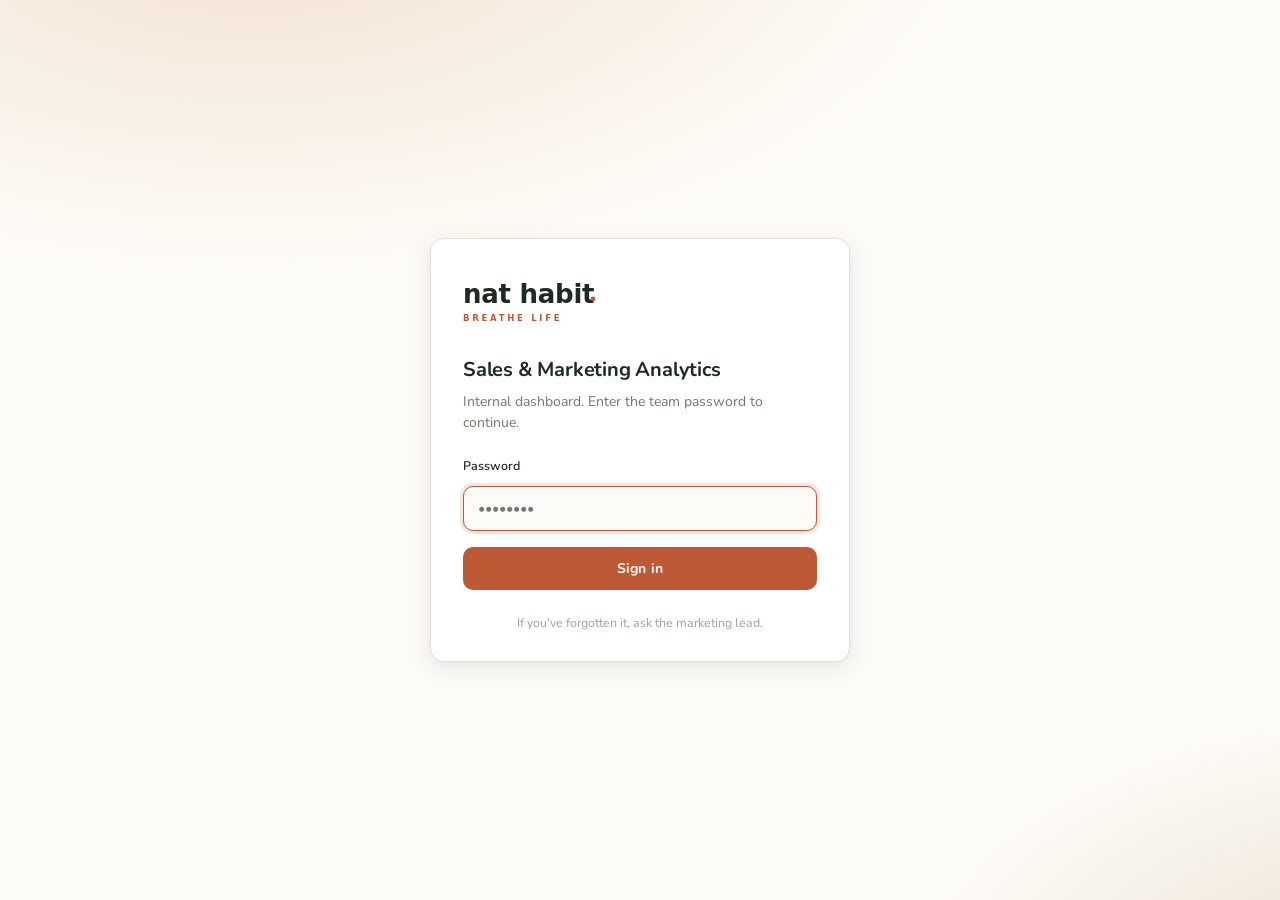
<file: index.html>
<!DOCTYPE html>
<html lang="en">
<head>
<meta charset="UTF-8" />
<meta name="viewport" content="width=device-width, initial-scale=1.0" />
<title>Nat Habit Analytics — Sign in</title>
<link rel="preconnect" href="https://fonts.googleapis.com">
<link rel="preconnect" href="https://fonts.gstatic.com" crossorigin>
<link href="https://fonts.googleapis.com/css2?family=Nunito:wght@400;500;600;700;800&display=swap" rel="stylesheet">
<link rel="stylesheet" href="assets/css/dashboard.css">
</head>
<body class="login-page">
  <main class="login-wrap">
    <div class="login-card">
      <img src="assets/img/logo.svg" alt="Nat Habit" class="login-logo" width="200" height="56">
      <h1 class="login-title">Sales &amp; Marketing Analytics</h1>
      <p class="login-sub">Internal dashboard. Enter the team password to continue.</p>

      <form id="login-form" class="login-form" novalidate>
        <label for="pw" class="login-label">Password</label>
        <input id="pw" type="password" autocomplete="current-password" required
               class="login-input" placeholder="••••••••" autofocus />
        <button type="submit" class="login-btn">Sign in</button>
        <p id="login-err" class="login-err" role="alert" hidden>That password didn't work. Try again.</p>
      </form>

      <p class="login-foot">If you've forgotten it, ask the marketing lead.</p>
    </div>
  </main>

  <script type="module">
    // Replace the hash below to change the password. To generate a new one:
    //   echo -n "your-new-password" | sha256sum
    // See README.md for full instructions.
    const PASSWORD_SHA256 = "057ba03d6c44104863dc7361fe4578965d1887360f90a0895882e58a6248fc86";  // default: "changeme"

    async function sha256Hex(str) {
      const buf = new TextEncoder().encode(str);
      const hash = await crypto.subtle.digest("SHA-256", buf);
      return Array.from(new Uint8Array(hash))
        .map(b => b.toString(16).padStart(2, "0"))
        .join("");
    }

    // If already authed in this session, skip the gate.
    if (sessionStorage.getItem("nh_authed") === "true") {
      location.replace("dashboard.html");
    }

    const form = document.getElementById("login-form");
    const pw = document.getElementById("pw");
    const err = document.getElementById("login-err");

    form.addEventListener("submit", async (e) => {
      e.preventDefault();
      err.hidden = true;
      const candidate = pw.value;
      if (!candidate) return;
      const hash = await sha256Hex(candidate);
      if (hash === PASSWORD_SHA256) {
        sessionStorage.setItem("nh_authed", "true");
        location.replace("dashboard.html");
      } else {
        err.hidden = false;
        pw.select();
      }
    });
  </script>
</body>
</html>
</file>
<file: assets/css/dashboard.css>
/* ==========================================================================
   Nat Habit Analytics — stylesheet
   Tokens first; then global; then components; then responsive at the bottom.
   ========================================================================== */

:root {
  /* Brand palette — PROJECT_INSTRUCTIONS §7.1 */
  --brand-primary:    #BD5A35;  /* Terracotta. Action accent only. */
  --brand-primary-2:  #A24A29;  /* Hover/pressed state. */
  --brand-secondary:  #9CAF99;  /* Sage. Positive trend lines, secondary state. */
  --brand-accent:     #F2E1CF;  /* Cream. Soft section backgrounds. */
  --brand-accent-2:   #EAD5BE;  /* Cream pressed. */
  --brand-deep:       #1F2A22;  /* Forest. Body text, headlines. */
  --brand-bg:         #FDFBF7;  /* Off-white page background. */
  --brand-surface:    #FFFFFF;  /* Card surfaces. */
  --brand-surface-2:  #F8F4EC;  /* Subtle alt surface. */
  --brand-border:     #E8E0D5;  /* Subtle dividers. */
  --brand-border-2:   #D6CCBC;  /* Stronger dividers. */
  --brand-muted:      #7A7268;  /* Secondary text. */
  --brand-muted-2:    #A89F92;  /* Tertiary text, captions. */

  --up:               #3F8A5C;
  --up-soft:          #E1EEE5;
  --down:             #C04A3A;
  --down-soft:        #F5DCD6;
  --flat:             #B8AE9E;

  /* Type scale */
  --font-body: "Nunito", -apple-system, BlinkMacSystemFont, system-ui, sans-serif;
  --fs-xs: 11px;
  --fs-sm: 12.5px;
  --fs-md: 14px;
  --fs-lg: 16px;
  --fs-xl: 20px;
  --fs-2xl: 26px;
  --fs-3xl: 32px;

  /* Geometry */
  --r-sm: 6px;
  --r-md: 10px;
  --r-lg: 14px;
  --r-pill: 999px;
  --shadow-1: 0 1px 0 rgba(31, 42, 34, 0.05), 0 1px 2px rgba(31, 42, 34, 0.04);
  --shadow-2: 0 6px 24px rgba(31, 42, 34, 0.08), 0 2px 6px rgba(31, 42, 34, 0.04);

  --topbar-h: 64px;
}

/* ==========================================================================
   Reset + base
   ========================================================================== */
*, *::before, *::after { box-sizing: border-box; }
html, body { margin: 0; padding: 0; }
html { -webkit-text-size-adjust: 100%; }
[hidden] { display: none !important; }
body {
  font-family: var(--font-body);
  font-size: var(--fs-md);
  color: var(--brand-deep);
  background: var(--brand-bg);
  line-height: 1.5;
  -webkit-font-smoothing: antialiased;
  text-rendering: optimizeLegibility;
  min-height: 100vh;
}
h1, h2, h3, h4, p { margin: 0; }
button { font: inherit; cursor: pointer; }
button:focus-visible,
input:focus-visible,
a:focus-visible {
  outline: 2px solid var(--brand-primary);
  outline-offset: 2px;
}
a { color: var(--brand-primary); text-decoration: none; }
a:hover { text-decoration: underline; }

.mono { font-variant-numeric: tabular-nums; }

@media (prefers-reduced-motion: reduce) {
  * { animation-duration: 0.001ms !important; transition-duration: 0.001ms !important; }
}

/* ==========================================================================
   Login page (index.html)
   ========================================================================== */
.login-page {
  /* A quiet cream wash; the card is the focus. */
  background:
    radial-gradient(1200px 600px at 20% -10%, var(--brand-accent) 0%, transparent 60%),
    radial-gradient(900px 500px at 110% 110%, #E9DECE 0%, transparent 55%),
    var(--brand-bg);
  min-height: 100vh;
}
.login-wrap {
  min-height: 100vh;
  display: grid;
  place-items: center;
  padding: 24px;
}
.login-card {
  width: 100%;
  max-width: 420px;
  background: var(--brand-surface);
  border: 1px solid var(--brand-border);
  border-radius: var(--r-lg);
  padding: 36px 32px 28px;
  box-shadow: var(--shadow-2);
}
.login-logo { display: block; margin-bottom: 24px; height: auto; }
.login-title {
  font-size: var(--fs-xl);
  font-weight: 700;
  letter-spacing: -0.01em;
  margin-bottom: 6px;
}
.login-sub { color: var(--brand-muted); margin-bottom: 24px; }
.login-form { display: flex; flex-direction: column; gap: 10px; }
.login-label {
  font-size: var(--fs-sm);
  font-weight: 600;
  color: var(--brand-deep);
}
.login-input {
  font: inherit;
  padding: 11px 14px;
  border: 1px solid var(--brand-border-2);
  border-radius: var(--r-md);
  background: var(--brand-bg);
  color: var(--brand-deep);
}
.login-input:focus { border-color: var(--brand-primary); outline: none; box-shadow: 0 0 0 3px rgba(189, 90, 53, 0.15); }
.login-btn {
  margin-top: 6px;
  background: var(--brand-primary);
  color: white;
  border: none;
  padding: 11px 18px;
  border-radius: var(--r-md);
  font-weight: 700;
  letter-spacing: 0.01em;
  transition: background 0.12s ease;
}
.login-btn:hover { background: var(--brand-primary-2); }
.login-err {
  margin-top: 4px;
  color: var(--down);
  font-size: var(--fs-sm);
}
.login-foot {
  margin-top: 24px;
  color: var(--brand-muted-2);
  font-size: var(--fs-sm);
  text-align: center;
}

/* ==========================================================================
   Dashboard top bar
   ========================================================================== */
.topbar {
  position: sticky;
  top: 0;
  z-index: 30;
  height: var(--topbar-h);
  background: var(--brand-surface);
  border-bottom: 1px solid var(--brand-border);
  display: grid;
  grid-template-columns: auto 1fr auto auto;
  align-items: center;
  gap: 20px;
  padding: 0 24px;
}
.brand-link { display: inline-flex; align-items: center; }
.brand-mark { display: block; height: 36px; width: auto; }

.primary-tabs {
  display: flex;
  align-items: center;
  gap: 4px;
  justify-content: center;
}
.tab {
  background: transparent;
  border: none;
  padding: 8px 14px;
  border-radius: var(--r-md);
  font-weight: 600;
  font-size: var(--fs-md);
  color: var(--brand-muted);
  white-space: nowrap;
  transition: color 0.12s, background 0.12s;
}
.tab:hover { color: var(--brand-deep); background: var(--brand-surface-2); }
.tab.is-active {
  color: var(--brand-deep);
  background: var(--brand-accent);
}
.tab.is-active::after {
  /* A small terracotta underline that anchors the active tab to the brand. */
  content: "";
  display: block;
  width: 24px;
  height: 2px;
  background: var(--brand-primary);
  border-radius: 1px;
  margin: 4px auto -2px;
}

.topbar-right { display: flex; align-items: center; gap: 8px; }
.last-updated {
  font-size: var(--fs-sm);
  color: var(--brand-muted);
  font-variant-numeric: tabular-nums;
  white-space: nowrap;
  margin-right: 4px;
}
.ghost-btn {
  background: transparent;
  border: 1px solid var(--brand-border-2);
  color: var(--brand-deep);
  padding: 7px 12px;
  border-radius: var(--r-md);
  font-weight: 600;
  font-size: var(--fs-sm);
  display: inline-flex;
  align-items: center;
  gap: 6px;
  transition: background 0.12s, border-color 0.12s;
}
.ghost-btn:hover { background: var(--brand-accent); border-color: var(--brand-border-2); }
.ghost-btn--quiet { border-color: transparent; color: var(--brand-muted); }
.ghost-btn--quiet:hover { color: var(--brand-deep); background: var(--brand-surface-2); }
.ghost-btn.is-busy { opacity: 0.65; pointer-events: none; }
.ghost-btn.is-busy .refresh-icon { animation: spin 0.9s linear infinite; display: inline-block; }
@keyframes spin { to { transform: rotate(360deg); } }

/* Hamburger — hidden on desktop. */
.hamburger {
  display: none;
  flex-direction: column;
  background: transparent;
  border: 1px solid var(--brand-border-2);
  border-radius: var(--r-md);
  width: 40px;
  height: 36px;
  padding: 0;
  align-items: center;
  justify-content: center;
}
.hamburger span {
  display: block;
  width: 18px;
  height: 2px;
  background: var(--brand-deep);
  border-radius: 1px;
  margin: 2px 0;
}
.mobile-menu {
  display: none;
  background: var(--brand-surface);
  border-bottom: 1px solid var(--brand-border);
  padding: 8px;
  flex-direction: column;
  gap: 4px;
  position: sticky;
  top: var(--topbar-h);
  z-index: 25;
}
.m-tab {
  background: transparent;
  border: none;
  text-align: left;
  padding: 12px 14px;
  border-radius: var(--r-md);
  font-weight: 600;
  font-size: var(--fs-md);
  color: var(--brand-muted);
}
.m-tab.is-active { background: var(--brand-accent); color: var(--brand-deep); }
.m-tab--quiet { color: var(--brand-muted); }
.m-tab-sep { height: 1px; background: var(--brand-border); margin: 4px 8px; }
.m-status {
  padding: 8px 14px 4px;
  font-size: var(--fs-xs);
  font-weight: 500;
  color: var(--brand-muted);
  font-variant-numeric: tabular-nums;
}

/* ==========================================================================
   Boot states
   ========================================================================== */
.boot-state {
  min-height: calc(100vh - var(--topbar-h));
  display: grid;
  place-items: center;
  text-align: center;
  padding: 40px 24px;
}
.boot-spinner {
  width: 40px; height: 40px;
  border: 3px solid var(--brand-border);
  border-top-color: var(--brand-primary);
  border-radius: 50%;
  animation: spin 0.9s linear infinite;
  margin: 0 auto 16px;
}
.boot-msg { color: var(--brand-muted); }
.boot-err-title { font-size: var(--fs-xl); font-weight: 700; margin-bottom: 8px; }
.boot-err-msg {
  color: var(--brand-muted);
  background: var(--down-soft);
  border-radius: var(--r-md);
  padding: 12px 16px;
  margin-bottom: 16px;
  max-width: 520px;
  font-size: var(--fs-sm);
}
.primary-btn {
  background: var(--brand-primary);
  color: white;
  border: none;
  padding: 10px 20px;
  border-radius: var(--r-md);
  font-weight: 700;
}
.primary-btn:hover { background: var(--brand-primary-2); }

/* ==========================================================================
   Main + tab panels
   ========================================================================== */
.main { padding: 24px; }
.tab-panel { display: block; }
.tab-panel[hidden] { display: none; }

.panel-head { margin-bottom: 20px; }
.panel-h1 {
  font-size: var(--fs-2xl);
  font-weight: 700;
  letter-spacing: -0.015em;
  color: var(--brand-deep);
  margin-bottom: 4px;
}
.panel-sub { color: var(--brand-muted); font-size: var(--fs-md); }

.tab-content { display: flex; flex-direction: column; gap: 20px; }

/* Sub-section header inside a tab (e.g., "Keyword level" / "SKU level"). */
.tab-section-head {
  font-size: var(--fs-lg);
  font-weight: 700;
  letter-spacing: -0.005em;
  color: var(--brand-deep);
  margin: 4px 0 -8px;
  display: flex;
  align-items: center;
  gap: 12px;
}
.tab-section-head::after {
  content: "";
  flex: 1;
  height: 1px;
  background: var(--brand-border);
}

/* ==========================================================================
   Filter bar primitives (real implementations land in Milestone 3+)
   ========================================================================== */
.filter-bar {
  background: var(--brand-surface);
  border: 1px solid var(--brand-border);
  border-radius: var(--r-md);
  padding: 14px 16px;
  display: flex;
  flex-wrap: wrap;
  align-items: flex-end;
  gap: 16px;
  margin-bottom: 20px;
  box-shadow: var(--shadow-1);
}
.filter-bar:empty { display: none; }
.fl-group { display: flex; flex-direction: column; gap: 6px; min-width: 0; }
.fl-lbl {
  font-size: var(--fs-xs);
  font-weight: 700;
  letter-spacing: 0.06em;
  text-transform: uppercase;
  color: var(--brand-muted);
}

/* ==========================================================================
   Filter widgets
   ========================================================================== */
.fl-daterange .fl-dr-row {
  display: inline-flex;
  align-items: center;
  gap: 8px;
}
.fl-date {
  font: inherit;
  font-size: var(--fs-sm);
  padding: 7px 10px;
  border: 1px solid var(--brand-border-2);
  border-radius: var(--r-sm);
  background: var(--brand-surface);
  color: var(--brand-deep);
}
.fl-date:focus { outline: none; border-color: var(--brand-primary); box-shadow: 0 0 0 3px rgba(189, 90, 53, 0.15); }
.fl-dr-sep { color: var(--brand-muted-2); font-size: var(--fs-sm); }

.fl-seg {
  display: inline-flex;
  padding: 3px;
  background: var(--brand-bg);
  border: 1px solid var(--brand-border);
  border-radius: var(--r-sm);
}
.fl-seg button {
  background: transparent;
  border: none;
  padding: 6px 14px;
  border-radius: 4px;
  font-size: var(--fs-sm);
  font-weight: 600;
  color: var(--brand-muted);
}
.fl-seg button:hover { color: var(--brand-deep); }
.fl-seg button.is-active {
  background: var(--brand-surface);
  color: var(--brand-deep);
  box-shadow: var(--shadow-1);
}

.fl-ms-wrap { position: relative; }
.fl-ms-trigger {
  background: var(--brand-surface);
  border: 1px solid var(--brand-border-2);
  border-radius: var(--r-sm);
  padding: 7px 12px;
  font-size: var(--fs-sm);
  font-weight: 500;
  color: var(--brand-deep);
  min-width: 180px;
  display: inline-flex;
  align-items: center;
  justify-content: space-between;
  gap: 10px;
  text-align: left;
}
.fl-ms-trigger:hover { border-color: var(--brand-muted-2); }
.fl-ms-chev { font-size: 10px; color: var(--brand-muted); }
.fl-ms-pop {
  position: absolute;
  top: calc(100% + 4px);
  left: 0;
  z-index: 20;
  background: var(--brand-surface);
  border: 1px solid var(--brand-border);
  border-radius: var(--r-md);
  box-shadow: var(--shadow-2);
  min-width: 240px;
  max-width: 360px;
  max-height: 360px;
  overflow-y: auto;
  padding: 6px;
}
/* Sticky header inside the multi-select popover — holds the search input
   and the Select all / Clear all action buttons on one row. */
.fl-ms-header {
  position: sticky;
  top: -6px;
  background: var(--brand-surface);
  padding: 6px 4px 6px;
  margin: -6px -6px 0;
  border-bottom: 1px solid var(--brand-border);
  z-index: 1;
  display: flex;
  align-items: center;
  gap: 8px;
}
.fl-ms-searchbox {
  flex: 1 1 auto;
  min-width: 0;          /* allow shrink in narrow popovers */
  font: inherit;
  font-size: var(--fs-sm);
  padding: 6px 10px;
  border: 1px solid var(--brand-border-2);
  border-radius: var(--r-sm);
  background: var(--brand-bg);
  color: var(--brand-deep);
}
.fl-ms-searchbox:focus { outline: none; border-color: var(--brand-primary); }
.fl-ms-actions {
  display: flex;
  align-items: center;
  gap: 4px;
  flex-shrink: 0;
}
.fl-ms-act {
  appearance: none;
  background: transparent;
  border: none;
  color: var(--brand-primary);
  font: inherit;
  font-size: var(--fs-xs);
  font-weight: 600;
  padding: 4px 6px;
  border-radius: var(--r-sm);
  cursor: pointer;
}
.fl-ms-act:hover:not(:disabled) { background: var(--brand-accent); }
.fl-ms-act:disabled {
  color: var(--brand-muted-2);
  cursor: not-allowed;
  opacity: 0.6;
}
.fl-ms-actsep {
  color: var(--brand-muted-2);
  font-size: var(--fs-xs);
}
/* Back-compat: keep old class names but they're no longer emitted.  Left in
   place in case any cached HTML still uses them. */
.fl-ms-search {
  position: sticky;
  top: -6px;
  background: var(--brand-surface);
  padding: 4px 4px 6px;
  margin: -6px -6px 4px;
  border-bottom: 1px solid var(--brand-border);
  z-index: 1;
}
.fl-ms-search input {
  width: 100%;
  font: inherit;
  font-size: var(--fs-sm);
  padding: 6px 10px;
  border: 1px solid var(--brand-border-2);
  border-radius: var(--r-sm);
  background: var(--brand-bg);
  color: var(--brand-deep);
}
.fl-ms-search input:focus { outline: none; border-color: var(--brand-primary); }
.fl-ms-row {
  display: flex;
  align-items: center;
  gap: 8px;
  padding: 7px 10px;
  border-radius: var(--r-sm);
  cursor: pointer;
  font-size: var(--fs-sm);
}
.fl-ms-row:hover { background: var(--brand-surface-2); }
.fl-ms-row input { margin: 0; accent-color: var(--brand-primary); }
.fl-ms-row--all { font-weight: 600; }
.fl-ms-grouphead {
  padding: 8px 10px 4px;
  font-size: var(--fs-xs);
  font-weight: 700;
  letter-spacing: 0.06em;
  text-transform: uppercase;
  color: var(--brand-muted-2);
}
.fl-ms-sep { height: 1px; background: var(--brand-border); margin: 4px 0; }
.fl-ms-empty {
  padding: 12px;
  text-align: center;
  color: var(--brand-muted-2);
  font-size: var(--fs-sm);
}
.fl-ms-warn {
  position: absolute;
  top: 100%;
  left: 0;
  margin-top: 4px;
  background: var(--down-soft);
  color: #6E2415;
  border-radius: var(--r-sm);
  padding: 6px 10px;
  font-size: var(--fs-xs);
  font-weight: 600;
  max-width: 280px;
  z-index: 19;
}

.fl-spacer { flex: 1; }

.fl-select {
  font: inherit;
  font-size: var(--fs-sm);
  padding: 7px 10px;
  border: 1px solid var(--brand-border-2);
  border-radius: var(--r-sm);
  background: var(--brand-surface);
  color: var(--brand-deep);
  min-width: 200px;
  max-width: 360px;
}
.fl-select:focus { outline: none; border-color: var(--brand-primary); box-shadow: 0 0 0 3px rgba(189, 90, 53, 0.15); }

/* Inline KPI in section headers. */
.kpi-val {
  font-size: var(--fs-xl);
  font-weight: 700;
  font-variant-numeric: tabular-nums;
  color: var(--brand-deep);
  letter-spacing: -0.01em;
}
.delta-up   { color: var(--up);   font-weight: 700; font-variant-numeric: tabular-nums; }
.delta-down { color: var(--down); font-weight: 700; font-variant-numeric: tabular-nums; }

/* Overlay that masks tab content while sales.json loads. */
.bus-overlay {
  position: relative;
  background: var(--brand-surface);
  border: 1px solid var(--brand-border);
  border-radius: var(--r-md);
  padding: 36px 20px;
  text-align: center;
}

/* ==========================================================================
   Section cards
   ========================================================================== */
.section-card {
  background: var(--brand-surface);
  border: 1px solid var(--brand-border);
  border-radius: var(--r-md);
  padding: 20px;
  box-shadow: var(--shadow-1);
}
.section-head {
  display: flex;
  align-items: center;
  justify-content: space-between;
  gap: 16px;
  margin-bottom: 16px;
  flex-wrap: wrap;
}
.section-title {
  font-size: var(--fs-lg);
  font-weight: 700;
  letter-spacing: -0.005em;
  color: var(--brand-deep);
}
.section-meta {
  font-size: var(--fs-sm);
  color: var(--brand-muted);
}
.section-actions {
  display: inline-flex;
  align-items: center;
  gap: 6px;
}
.icon-btn {
  background: transparent;
  border: 1px solid var(--brand-border-2);
  border-radius: var(--r-sm);
  padding: 5px 10px;
  font-size: var(--fs-xs);
  font-weight: 700;
  letter-spacing: 0.02em;
  color: var(--brand-deep);
  display: inline-flex;
  align-items: center;
  gap: 4px;
}
.icon-btn:hover { background: var(--brand-accent); }
.icon-btn .icon-btn-sub { color: var(--brand-muted); font-weight: 600; }

/* ==========================================================================
   Active-filter chips (above tables)
   ========================================================================== */
.filter-chips {
  display: flex;
  flex-wrap: wrap;
  gap: 6px;
  align-items: center;
  padding: 8px 0 12px;
  font-size: var(--fs-xs);
}
.filter-chips[hidden] { display: none; }
.fchip-prefix {
  color: var(--brand-muted);
  font-weight: 600;
  text-transform: uppercase;
  letter-spacing: 0.04em;
  margin-right: 2px;
}
.fchip {
  display: inline-flex;
  align-items: center;
  gap: 6px;
  padding: 4px 6px 4px 10px;
  background: var(--brand-accent);
  color: var(--brand-deep);
  border: 1px solid var(--brand-accent-2);
  border-radius: 999px;
  font-size: var(--fs-xs);
  font-weight: 600;
  line-height: 1.2;
  cursor: pointer;
  transition: background 0.12s, border-color 0.12s;
  font-family: inherit;
  max-width: 360px;
}
.fchip:hover {
  background: var(--brand-accent-2);
  border-color: var(--brand-border-2);
}
.fchip:focus {
  outline: 2px solid var(--brand-primary);
  outline-offset: 1px;
}
.fchip-lbl {
  overflow: hidden;
  text-overflow: ellipsis;
  white-space: nowrap;
}
.fchip-x {
  display: inline-flex;
  align-items: center;
  justify-content: center;
  width: 18px;
  height: 18px;
  border-radius: 50%;
  background: rgba(31, 42, 34, 0.08);
  color: var(--brand-deep);
  font-size: 14px;
  line-height: 1;
  flex-shrink: 0;
}
.fchip:hover .fchip-x {
  background: var(--brand-primary);
  color: #fff;
}

/* ==========================================================================
   Tables
   ========================================================================== */
.tbl-wrap {
  overflow-x: auto;
  margin: 0 -20px;
  padding: 0 20px;
}
.tbl-wrap.is-scroll-y { max-height: 480px; overflow-y: auto; }
.data-tbl {
  width: 100%;
  border-collapse: collapse;
  font-size: var(--fs-sm);
}
.data-tbl th, .data-tbl td {
  padding: 10px 12px;
  text-align: left;
  border-bottom: 1px solid var(--brand-border);
  white-space: nowrap;
}
.data-tbl th {
  font-weight: 700;
  color: var(--brand-muted);
  font-size: var(--fs-xs);
  text-transform: uppercase;
  letter-spacing: 0.04em;
  background: var(--brand-surface-2);
  position: sticky; top: 0; z-index: 1;
}
.data-tbl tbody tr:hover { background: var(--brand-surface-2); }
.data-tbl tbody tr:last-child td { border-bottom: none; }
.data-tbl .num {
  text-align: right;
  font-variant-numeric: tabular-nums;
}
.data-tbl .rank {
  color: var(--brand-muted);
  font-weight: 600;
  width: 36px;
  font-variant-numeric: tabular-nums;
}
.data-tbl .kw-cell { font-weight: 600; }
.data-tbl .cat-cell { color: var(--brand-muted); }

/* Frozen columns — pin the leading #/Keyword/Category columns when a table
 * scrolls horizontally through many period columns. Fixed pixel widths because
 * CSS sticky doesn't compute cumulative offsets from sibling widths.
 *
 * z-index hierarchy:
 *   body sticky cells   = 2   (above other body cells in their row)
 *   header sticky cells = 4   (above body sticky cells + everything else)
 *   header non-sticky   = 1   (default, from .data-tbl th)
 */
.data-tbl .sticky-col-1,
.data-tbl .sticky-col-2,
.data-tbl .sticky-col-3 {
  position: sticky;
  background: var(--brand-surface);
  z-index: 2;
}
.data-tbl .sticky-col-1 { left: 0;     width: 44px;  min-width: 44px;  max-width: 44px; }
.data-tbl .sticky-col-2 { left: 44px;  width: 220px; min-width: 220px; max-width: 220px;
                          overflow: hidden; text-overflow: ellipsis; }
.data-tbl .sticky-col-3 { left: 264px; width: 140px; min-width: 140px; max-width: 140px;
                          overflow: hidden; text-overflow: ellipsis;
                          border-right: 1px solid var(--brand-border); }

/* Header cells need to win both axes (top sticky from .data-tbl th, left
 * sticky from sticky-col-N) and outrank body sticky cells on z-index. */
.data-tbl thead .sticky-col-1,
.data-tbl thead .sticky-col-2,
.data-tbl thead .sticky-col-3 {
  z-index: 4;
  background: var(--brand-surface-2);
}

/* Match row hover background on the pinned cells too, else they show a stale
 * white strip under the cursor. */
.data-tbl tbody tr:hover .sticky-col-1,
.data-tbl tbody tr:hover .sticky-col-2,
.data-tbl tbody tr:hover .sticky-col-3 {
  background: var(--brand-surface-2);
}

/* Sortable column headers — Search Movement top-keywords table. */
.data-tbl th.sortable {
  cursor: pointer;
  user-select: none;
}
.data-tbl th.sortable:hover { color: var(--brand-deep); }
.data-tbl th.sortable.is-active-sort {
  color: var(--brand-primary);
}
.data-tbl th .sort-arrow {
  display: inline-block;
  min-width: 12px;
  font-size: 10px;
  color: var(--brand-primary);
}

.pill {
  display: inline-flex;
  align-items: center;
  gap: 4px;
  padding: 2px 8px;
  border-radius: var(--r-pill);
  font-size: var(--fs-xs);
  font-weight: 700;
  font-variant-numeric: tabular-nums;
  letter-spacing: 0.01em;
}
.pill--up   { background: var(--up-soft); color: var(--up); }
.pill--down { background: var(--down-soft); color: var(--down); }
.pill--flat { background: var(--brand-surface-2); color: var(--brand-muted); }

.empty-state {
  padding: 36px 20px;
  text-align: center;
  color: var(--brand-muted);
  font-size: var(--fs-sm);
}

/* ==========================================================================
   Charts
   ========================================================================== */
.chart-box {
  position: relative;
  height: 360px;
}
.chart-box.is-tall { height: 420px; }
@media (max-width: 768px) {
  .chart-box, .chart-box.is-tall { height: 260px; }
}

/* ==========================================================================
   Modal (full keyword list)
   ========================================================================== */
.modal-overlay {
  position: fixed;
  inset: 0;
  background: rgba(31, 42, 34, 0.45);
  display: grid;
  place-items: center;
  z-index: 80;
  padding: 24px;
}
.modal-overlay[hidden] { display: none; }
.modal-card {
  background: var(--brand-surface);
  border-radius: var(--r-lg);
  max-width: 1100px;
  width: 100%;
  max-height: 85vh;
  overflow: hidden;
  display: flex;
  flex-direction: column;
  box-shadow: var(--shadow-2);
}
.modal-head {
  display: flex;
  align-items: center;
  justify-content: space-between;
  padding: 16px 20px;
  border-bottom: 1px solid var(--brand-border);
}
.modal-head h2 { font-size: var(--fs-lg); font-weight: 700; }
.modal-close {
  background: transparent;
  border: none;
  font-size: 22px;
  color: var(--brand-muted);
  line-height: 1;
  padding: 0 6px;
}
.modal-close:hover { color: var(--brand-deep); }
.modal-body {
  overflow-y: auto;
  padding: 16px 20px 20px;
  flex: 1;
}

.expand-btn {
  margin-top: 14px;
  background: transparent;
  border: 1px dashed var(--brand-border-2);
  color: var(--brand-deep);
  font-weight: 600;
  font-size: var(--fs-sm);
  padding: 10px 16px;
  border-radius: var(--r-md);
  width: 100%;
}
.expand-btn:hover { background: var(--brand-surface-2); border-style: solid; }

/* Inline keyword picker (large for the trend chart). */
.keyword-pickline {
  display: flex;
  align-items: center;
  gap: 10px;
  flex-wrap: wrap;
}
.keyword-pickline .fl-ms-trigger { min-width: 240px; }

/* Notice banner used by Search tab to explain rank/volume mode. */
.mode-notice {
  display: flex;
  align-items: flex-start;
  gap: 10px;
  padding: 10px 14px;
  background: var(--brand-accent);
  border: 1px solid var(--brand-border-2);
  border-radius: var(--r-sm);
  font-size: var(--fs-sm);
  color: var(--brand-deep);
}
.mode-notice strong { font-weight: 700; }

/* ==========================================================================
   Cards / placeholders
   ========================================================================== */
.placeholder-card {
  background: var(--brand-surface);
  border: 1px solid var(--brand-border);
  border-radius: var(--r-md);
  padding: 24px;
  box-shadow: var(--shadow-1);
}
.placeholder-card--soft { background: var(--brand-surface-2); border-style: dashed; box-shadow: none; }
.placeholder-title { font-weight: 700; margin-bottom: 6px; }
.placeholder-body { color: var(--brand-muted); }
.placeholder-body code {
  background: var(--brand-accent);
  padding: 1px 6px;
  border-radius: var(--r-sm);
  font-family: ui-monospace, "SF Mono", monospace;
  font-size: 0.92em;
}
.placeholder-hint {
  margin-top: 12px;
  color: var(--brand-muted-2);
  font-size: var(--fs-sm);
}

/* ==========================================================================
   Toast
   ========================================================================== */
.toast {
  position: fixed;
  bottom: 24px;
  right: 24px;
  background: var(--brand-deep);
  color: white;
  padding: 12px 16px;
  border-radius: var(--r-md);
  font-size: var(--fs-sm);
  box-shadow: var(--shadow-2);
  z-index: 100;
  opacity: 0;
  transform: translateY(8px);
  transition: opacity 0.15s, transform 0.15s;
  pointer-events: none;
  max-width: 360px;
}
.toast.is-visible { opacity: 1; transform: translateY(0); }

/* ==========================================================================
   Responsive — mobile breakpoint at 768px per spec §7.4
   ========================================================================== */
@media (max-width: 768px) {
  .topbar {
    grid-template-columns: auto 1fr auto;
    height: 56px;
    padding: 0 16px;
    gap: 12px;
  }
  .primary-tabs { display: none; }
  .topbar-right { display: none; }
  .hamburger { display: inline-flex; }
  .mobile-menu.is-open { display: flex; }
  .brand-mark { height: 30px; }

  /* Touch targets — minimum 44px per spec §7.4 */
  .hamburger { width: 44px; height: 44px; }
  .hamburger span { width: 20px; height: 2px; margin: 3px 0; }
  .icon-btn { padding: 10px 14px; min-height: 40px; }
  .fl-ms-trigger { padding: 11px 12px; min-height: 44px; }
  .fl-date { padding: 11px 12px; min-height: 44px; }
  .fl-select { padding: 11px 12px; min-height: 44px; }
  .login-btn, .primary-btn { padding: 12px 22px; min-height: 44px; }
  .login-input { padding: 12px 14px; min-height: 44px; }
  .m-tab { padding: 14px 14px; min-height: 48px; }
  .fl-seg button { padding: 10px 14px; min-height: 40px; }
  .expand-btn { padding: 14px 16px; min-height: 48px; }

  .main { padding: 16px; }
  .panel-h1 { font-size: var(--fs-xl); }
  .filter-bar {
    padding: 12px;
    gap: 12px;
    flex-direction: column;
    align-items: stretch;
  }
  .fl-ms-trigger { width: 100%; }
  .fl-ms-pop { left: 0; right: 0; max-width: none; }
  .fl-daterange .fl-dr-row { flex-wrap: wrap; }
  .fl-seg { flex-wrap: wrap; }
  .fl-select { max-width: 100%; }
  .section-card { padding: 16px; }
  .tbl-wrap { margin: 0 -16px; padding: 0 16px; }
  .modal-overlay { padding: 0; }
  .modal-card { max-height: 100vh; border-radius: 0; }
  .toast { left: 16px; right: 16px; bottom: 16px; max-width: none; }
}

/* ==========================================================================
   Collapsible tables (Business, Spend, Impressions, Influencer metric cards)
   ========================================================================== */
.tbl-collapse {
  margin-top: 14px;
}
.tbl-collapse-summary {
  list-style: none;
  cursor: pointer;
  display: inline-flex;
  align-items: center;
  gap: 8px;
  padding: 8px 12px;
  border-radius: var(--r-md);
  font-size: var(--fs-sm);
  font-weight: 600;
  color: var(--brand-muted);
  border: 1px solid var(--brand-border);
  background: transparent;
  user-select: none;
  transition: background 0.12s, color 0.12s, border-color 0.12s;
  width: fit-content;
}
.tbl-collapse-summary::-webkit-details-marker { display: none; }
.tbl-collapse-summary::marker { content: ""; }
.tbl-collapse-summary:hover {
  background: var(--brand-accent);
  color: var(--brand-deep);
}
.tbl-collapse-chev {
  display: inline-block;
  transition: transform 0.15s ease;
  font-size: 0.9em;
  color: var(--brand-muted-2);
}
.tbl-collapse[open] .tbl-collapse-chev {
  transform: rotate(90deg);
}
.tbl-collapse[open] > .tbl-wrap {
  margin-top: 10px;
}
.tbl-collapse > .tbl-wrap {
  margin: 0;
}

/* "Show all tables / Hide all tables" toggle button — sits in the filter bar */
.fl-tbl-toggle {
  padding: 8px 14px;
  background: transparent;
  border: 1px solid var(--brand-border);
  border-radius: var(--r-md);
  font-size: var(--fs-sm);
  font-weight: 600;
  color: var(--brand-muted);
  cursor: pointer;
  align-self: flex-end;
  white-space: nowrap;
  transition: background 0.12s, color 0.12s;
  margin-left: auto;
}
.fl-tbl-toggle:hover {
  background: var(--brand-accent);
  color: var(--brand-deep);
}
@media (max-width: 768px) {
  .fl-tbl-toggle { min-height: 44px; align-self: stretch; margin-left: 0; }
}

/* Reset-tab button — sits right after "Show all tables". Distinguished
   with the terracotta accent so it reads as a deliberate action, not just
   another display toggle. */
.fl-reset-btn {
  margin-left: 8px;
  border-color: var(--brand-primary);
  color: var(--brand-primary);
}
.fl-reset-btn:hover {
  background: var(--brand-primary);
  color: #fff;
}
@media (max-width: 768px) {
  .fl-reset-btn { margin-left: 0; }
}

/* Per-chart Total / Individual view toggle — compact segmented control
   living in a chart card's header, next to the CSV/Excel/Image buttons. */
.chart-view-toggle {
  display: inline-flex;
  border: 1px solid var(--brand-border);
  border-radius: var(--r-md);
  overflow: hidden;
  margin-right: 4px;
}
.chart-view-toggle button {
  padding: 5px 10px;
  background: transparent;
  border: none;
  font-size: var(--fs-sm);
  font-weight: 600;
  color: var(--brand-muted);
  cursor: pointer;
  white-space: nowrap;
  transition: background 0.12s, color 0.12s;
}
.chart-view-toggle button + button {
  border-left: 1px solid var(--brand-border);
}
.chart-view-toggle button.is-active {
  background: var(--brand-primary);
  color: #fff;
}
.chart-view-toggle button:not(.is-active):hover {
  background: var(--brand-accent);
  color: var(--brand-deep);
}
@media (max-width: 768px) {
  .chart-view-toggle button { min-height: 36px; padding: 6px 10px; }
}

/* ==========================================================================
   Custom side-legend (used by SKU Impressions and Keyword Trend charts
   where default top legend overflows with long labels)
   ========================================================================== */
.chart-and-legend {
  display: flex;
  gap: 16px;
  align-items: stretch;
}
.chart-and-legend > .chart-box {
  flex: 1 1 auto;
  min-width: 0;   /* allow flex item to shrink under content */
}
.chart-side-legend {
  flex: 0 0 220px;
  max-width: 220px;
  max-height: 360px;
  overflow-y: auto;
  display: flex;
  flex-direction: column;
  gap: 2px;
  padding: 4px 4px 4px 0;
  border-left: 1px solid var(--brand-border);
  padding-left: 12px;
}
.csl-item {
  display: flex;
  align-items: center;
  gap: 8px;
  padding: 6px 8px;
  border: none;
  background: transparent;
  text-align: left;
  cursor: pointer;
  border-radius: var(--r-sm, 4px);
  font-size: var(--fs-sm);
  font-weight: 600;
  color: var(--brand-deep);
  transition: background 0.12s, color 0.12s, opacity 0.12s;
  width: 100%;
  min-width: 0;
}
.csl-item:hover {
  background: var(--brand-accent);
}
.csl-item.is-hidden {
  color: var(--brand-muted-2);
  opacity: 0.55;
}
.csl-item.is-hidden .csl-label {
  text-decoration: line-through;
}
.csl-swatch {
  display: inline-block;
  width: 10px;
  height: 10px;
  border-radius: 50%;
  flex: 0 0 10px;
}
.csl-label {
  flex: 1 1 auto;
  min-width: 0;
  white-space: nowrap;
  overflow: hidden;
  text-overflow: ellipsis;
}

/* Mobile: stack legend below chart, full width, capped height */
@media (max-width: 768px) {
  .chart-and-legend {
    flex-direction: column;
  }
  .chart-side-legend {
    flex: 0 0 auto;
    max-width: none;
    width: 100%;
    max-height: 160px;
    border-left: none;
    border-top: 1px solid var(--brand-border);
    padding-left: 0;
    padding-top: 8px;
  }
}
</file>
